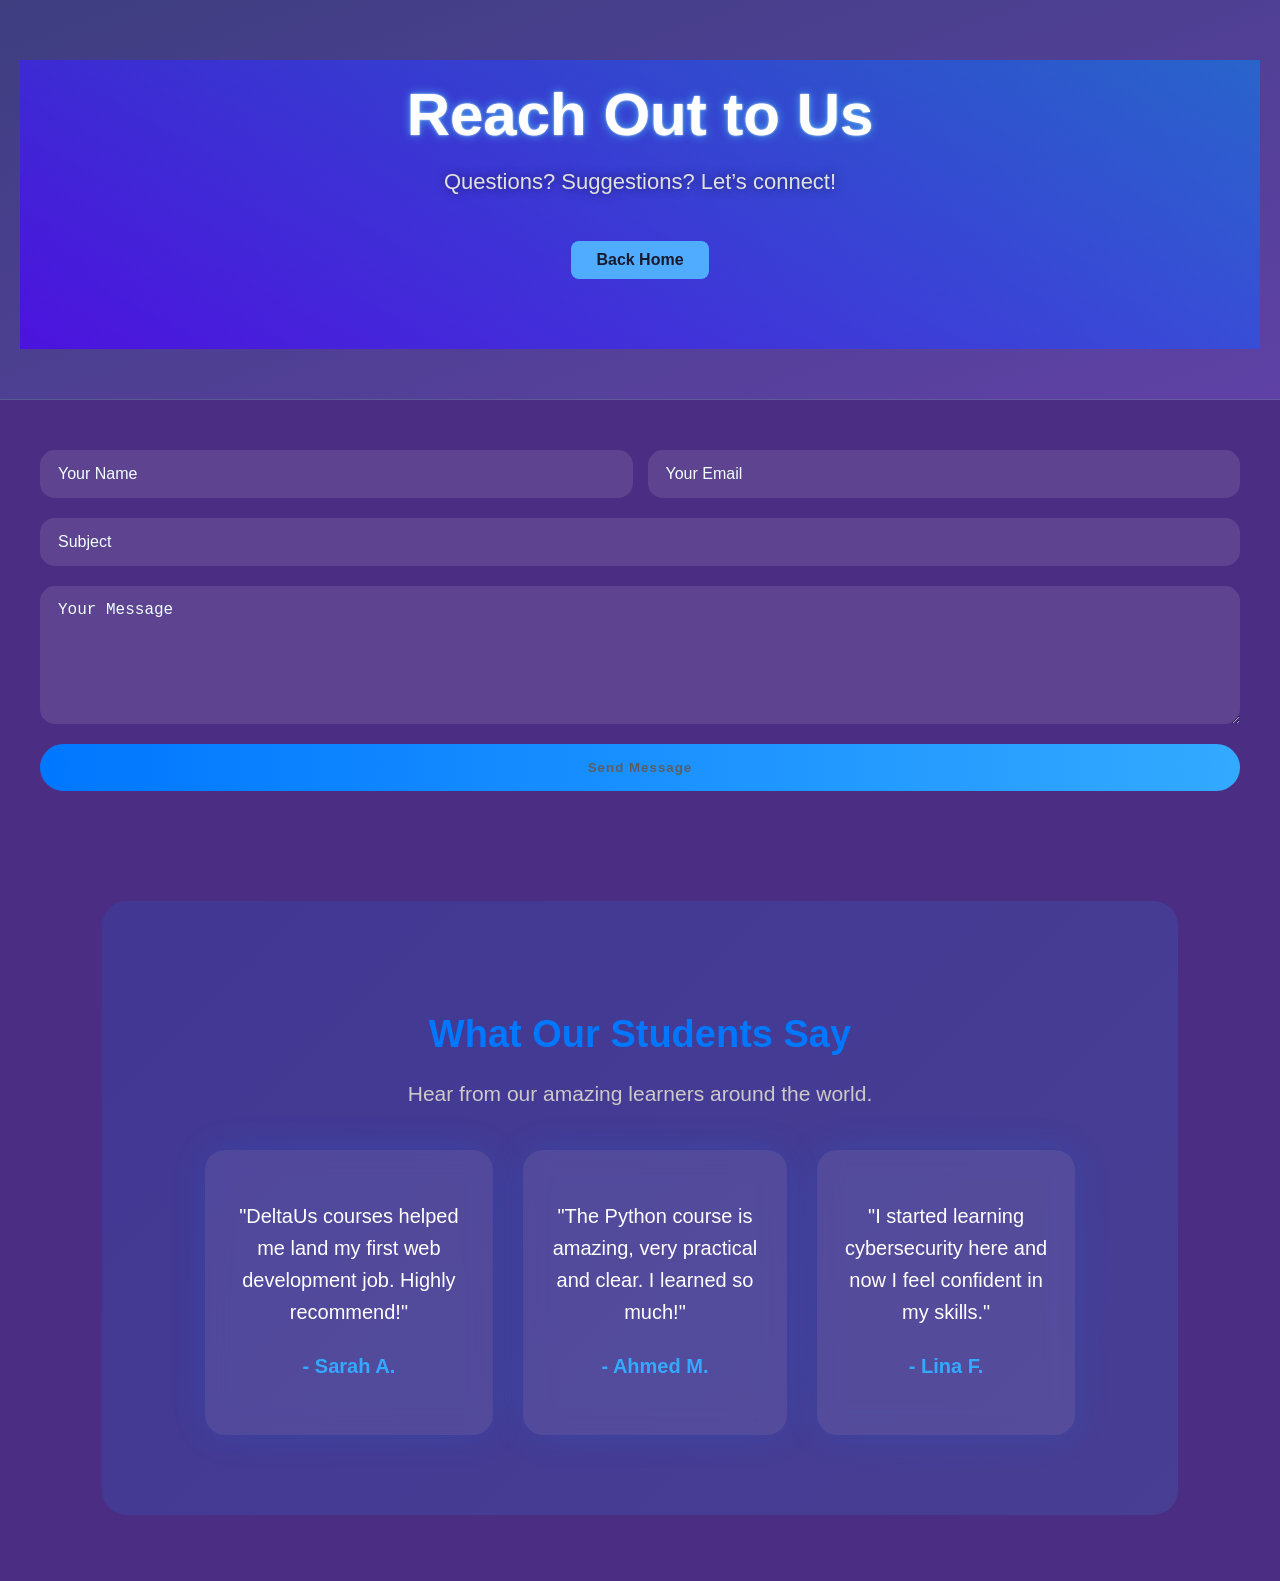
<file: contact.html>
<!DOCTYPE html>
<html lang="en">
 <head>
  <meta name="viewprt" content="width=device-width" />

  <title>DeltaUs</title>

  <link rel="stylesheet"  href="courses.css">
  <link rel="stylesheet" href="style.css">
  <link rel="stylesheet" href="instructors.css">
   <link rel="shortcut icon" href="images/slogan.png" type="image/x-icon" >
 </head>
 <body>
   <header>
    
 <section class="contact-hero">
  <h1>Reach Out to Us</h1>
  <p>Questions? Suggestions? Let’s connect!</p>
  <div class="back-home">
    <a href="index.html">Back Home</a>
  </div>
  <div class="waves"></div>

</section>
</header>

<section class="contact-container">
  <div class="contact-form">
    <form>

      <div class="input-row">
        <input type="text" placeholder="Your Name" required />
        <input type="email" placeholder="Your Email" required />
      </div>

      <input type="text" placeholder="Subject" />
      <textarea placeholder="Your Message" rows="6"></textarea>
      <button type="submit">Send Message</button>
    </form>
  </div>
</section>
<!-- &&&&&&&&&&&&&&&&& -->
 <section class="opinions">
  <h2>What Our Students Say</h2>
  <p>Hear from our amazing learners around the world.</p>

  <div class="opinions-container">
    <div class="opinions-card">
      <p>"DeltaUs courses helped me land my first web development job. Highly recommend!"</p>
      <h4>- Sarah A.</h4>
    </div>

    <div class="opinions-card">
      <p>"The Python course is amazing, very practical and clear. I learned so much!"</p>
      <h4>- Ahmed M.</h4>
    </div>

    <div class="opinions-card">
      <p>"I started learning cybersecurity here and now I feel confident in my skills."</p>
      <h4>- Lina F.</h4>
    </div>
  </div>
</section>



   </body>
   </html>
</file>
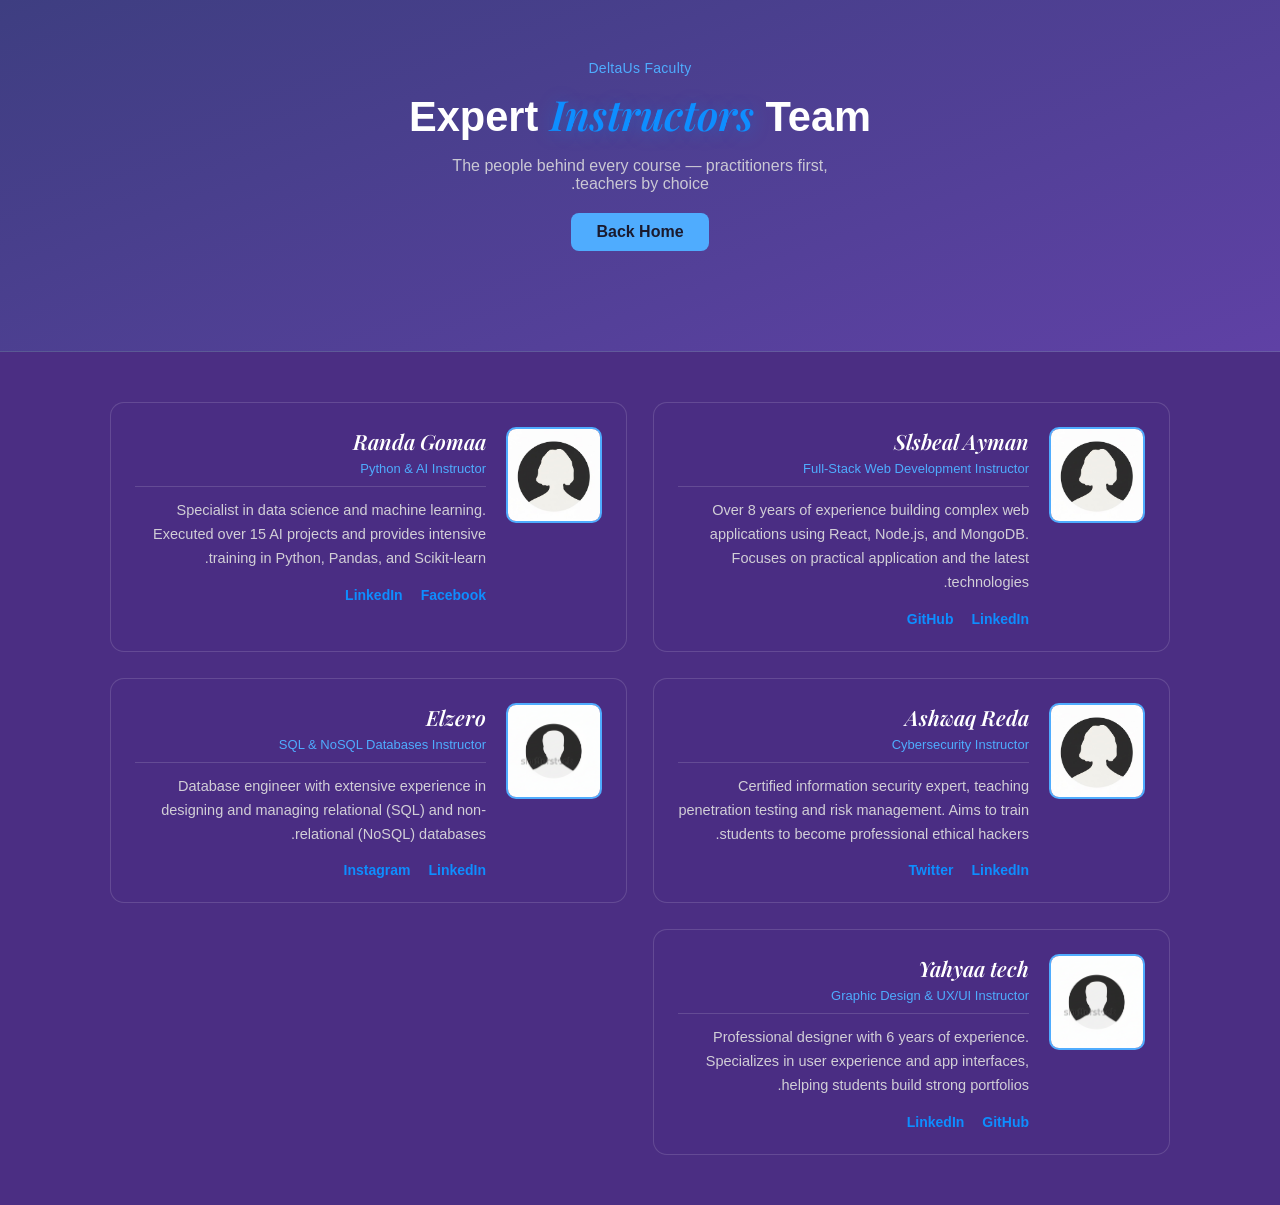
<file: instructors.html>
<!DOCTYPE html>
<html lang="ar" dir="rtl">
<head>
    <meta charset="UTF-8">
    <meta name="viewport" content="width=device-width, initial-scale=1.0">
    <link rel="preconnect" href="https://fonts.googleapis.com">
    <link rel="preconnect" href="https://fonts.gstatic.com" crossorigin>
    <link href="https://fonts.googleapis.com/css2?family=Georgia&family=Playfair+Display:ital,wght@0,600;1,500&display=swap" rel="stylesheet">
    <link rel="stylesheet" href="instructors.css">
     <link rel="shortcut icon" href="slogan.png" type="image/x-icon" >
    <title>DeltaUs</title>
</head>
<body>

    <header>
        <p class="eyebrow">DeltaUs Faculty</p>
        <h1>Expert <span class="textdesign">Instructors</span> Team</h1>
        <p class="header-sub">The people behind every course — practitioners first, teachers by choice.</p>
        <div class="back-home">
            <a href="index.html">Back Home</a>
        </div>
    </header>

    <main>

        <div class="instructor-container">

            <div class="card">
                <div class="card-photo">
                    <img src="unnamed.jpg" alt="Slsbeal Ayman">
                </div>
                <div class="card-body">
                    <div class="name">Slsbeal Ayman</div>
                    <div class="title">Full-Stack Web Development Instructor</div>
                    <p class="bio">Over 8 years of experience building complex web applications using React, Node.js, and MongoDB. Focuses on practical application and the latest technologies.</p>
                    <div class="links">
                        <a href="#">LinkedIn</a>
                        <a href="#">GitHub</a>
                    </div>
                </div>
            </div>

            <div class="card">
                <div class="card-photo">
                    <img src="unnamed.jpg" alt="Randa Gomaa">
                </div>
                <div class="card-body">
                    <div class="name">Randa Gomaa</div>
                    <div class="title">Python &amp; AI Instructor</div>
                    <p class="bio">Specialist in data science and machine learning. Executed over 15 AI projects and provides intensive training in Python, Pandas, and Scikit-learn.</p>
                    <div class="links">
                        <a href="#">Facebook</a>
                        <a href="#">LinkedIn</a>
                    </div>
                </div>
            </div>

            <div class="card">
                <div class="card-photo">
                    <img src="unnamed.jpg" alt="Ashwaq Reda">
                </div>
                <div class="card-body">
                    <div class="name">Ashwaq Reda</div>
                    <div class="title">Cybersecurity Instructor</div>
                    <p class="bio">Certified information security expert, teaching penetration testing and risk management. Aims to train students to become professional ethical hackers.</p>
                    <div class="links">
                        <a href="#">LinkedIn</a>
                        <a href="#">Twitter</a>
                    </div>
                </div>
            </div>

            <div class="card">
                <div class="card-photo">
                    <img src="Gemini_Generated_Image_bkkavdbkkavdbkka.png" alt="Mona Hassan">
                </div>
                <div class="card-body">
                    <div class="name">Elzero</div>
                    <div class="title">SQL &amp; NoSQL Databases Instructor</div>
                    <p class="bio">Database engineer with extensive experience in designing and managing relational (SQL) and non-relational (NoSQL) databases.</p>
                    <div class="links">
                        <a href="#">LinkedIn</a>
                        <a href="#">Instagram</a>
                    </div>
                </div>
            </div>

            <div class="card">
                <div class="card-photo">
                    <img src="Gemini_Generated_Image_bkkavdbkkavdbkka.png" alt="Sarah Gamal">
                </div>
                <div class="card-body">
                    <div class="name">Yahyaa tech</div>
                    <div class="title">Graphic Design &amp; UX/UI Instructor</div>
                    <p class="bio">Professional designer with 6 years of experience. Specializes in user experience and app interfaces, helping students build strong portfolios.</p>
                    <div class="links">
                        <a href="#">GitHub</a>
                        <a href="#">LinkedIn</a>
                    </div>
                </div>
            </div>

        </div>

        
    </main>
</body>
</html>
</file>
<file: courses.css>
/* ==================== Filters Section ==================== */
.filters {
  padding: 40px 8%;
  margin-top: 40px;
  display: flex;
  justify-content: center;
  gap: 20px;
  flex-wrap: wrap;
  background: rgba(255, 255, 255, 0.05);
  border: 1px solid rgba(255, 255, 255, 0.12);

  border-radius: 20px;
  animation: fadeIn 1s ease forwards;
  opacity: 0;
}
.filters input,
.filters select {
  padding: 14px 18px;
  width: 500px;
  background: rgba(255, 255, 255, 0.08);
  border: 1px solid rgba(255, 255, 255, 0.15);
  border-radius: 12px;
  color: #ccc;
  font-size: 20px;
  outline: none;
  transition: 0.3s;

}
.filters input::placeholder {
  color: #ccc;
}
.filters input:focus,
.filters select:focus,
.filters input:hover,
.filters select:hover {
  border-color: #1a8bff;
  box-shadow: 0 0 15px rgba(0, 136, 255, 0.35);
}
.filters select option {
  background: #12122a;
  color: #fff;
}



/* ==================== Triangle Marquee ==================== */
.triangle-marquee {
  padding: 10px 0 30px;
  overflow: hidden;
  display: flex;
  flex-direction: column;
  gap: 18px;
}

.marquee-row {
  overflow: hidden;
  width: 100%;
}

.marquee-track {
  display: flex;
  align-items: center;
  gap: 40px;
  width: max-content;
}

.tri {
  width: 0;
  height: 0;
  flex-shrink: 0;
  border-style: solid;
  border-width: 0 14px 24px 14px;
}

.tri-blue {
  border-color: transparent transparent #1a8bff transparent;
  filter: drop-shadow(0 0 6px rgba(0, 136, 255, 0.5));
}

.tri-purple {
  border-color: transparent transparent #7c5cff transparent;
  filter: drop-shadow(0 0 6px rgba(124, 92, 255, 0.5));
}

.marquee-right .marquee-track {
  animation: marqueeRight 22s linear infinite;
}

.marquee-left .marquee-track {
  animation: marqueeLeft 22s linear infinite;
}

@keyframes marqueeRight {
  from { transform: translateX(-50%); }
  to { transform: translateX(0%); }
}

@keyframes marqueeLeft {
  from { transform: translateX(0%); }
  to { transform: translateX(-50%); }
}

@media (prefers-reduced-motion: reduce) {
  .marquee-right .marquee-track,
  .marquee-left .marquee-track {
    animation: none;
  }
}

/* ==================== Courses Rows (auto-scrolling) ==================== */
.courses-row {
  padding: 30px 0;
  overflow: hidden;
}

.row-title {
  padding: 0 8%;
  font-size: 24px;
  color: #fff;
  margin-bottom: 22px;
}

.row-viewport {
  overflow: hidden;
  -webkit-mask-image: linear-gradient(90deg, transparent, #000 6%, #000 94%, transparent);
  mask-image: linear-gradient(90deg, transparent, #000 6%, #000 94%, transparent);
}

.row-track {
  display: flex;
  gap: 25px;
  width: max-content;
  padding: 0 25px;
}

.row-track-right {
  animation: trackRight 40s linear infinite;
}
.row-track-left {
  animation: trackLeft 34s linear infinite;
}

.row-track:hover {
  animation-play-state: paused;
}

@keyframes trackRight {
  from { transform: translateX(-50%); }
  to { transform: translateX(0%); }
}
@keyframes trackLeft {
  from { transform: translateX(0%); }
  to { transform: translateX(-50%); }
}

@media (prefers-reduced-motion: reduce) {
  .row-track-right,
  .row-track-left {
    animation: none;
  }
}

/* Cards inside rows need a fixed width instead of the grid's 1fr */
.courses-row .course-card {
  width: 260px;
  flex-shrink: 0;
}

/* ==================== Courses Section (legacy grid, kept for reference) ==================== */
.courses-container {
  display: grid;
  grid-template-columns: repeat(4, 1fr); /* 4 كروت في الصف */
  column-gap: 25px; /* مسافة صغيرة بين الكروت */
  row-gap: 45px; /* مسافة بين الصفوف */
  padding: 40px 8%;
}

/* الكارد الأساسي - مثلث */
.course-card {

  height: 230px;
  border-radius: 22px;
  overflow: hidden;
  cursor: pointer;
  position: relative;
  background: rgba(255, 255, 255, 0.05);



  border: 3px solid rgb(187, 187, 252);
  transition: clip-path 0.6s ease-in-out, transform 0.45s ease,
    filter 0.45s ease;
}

/* صورة الكارد */
.course-card img {
  width: 100%;
  height: 100%;
  object-fit:cover;

  transition: filter 0.6s ease, transform 0.6s ease;
}

/* نصوص الكارد مخفية أولًا */
.course-card h3,
.course-card p,
.course-card button {
  opacity: 0;

  transition: opacity 0.5s ease 0.01s, transform 0.5s ease 0.2s;
  color: #fff;
  z-index: 5;

  padding: 0 15px;
}

.course-card h3 {
  font-size: 20px;
  margin-top: -160px;
}
.course-card p {
  font-size: 14px;
  margin-top: 10px;
}
.course-card button {
  width:100%;
  margin-top: 15px;
  margin-bottom: 15px;
  padding: 8px 18px;
  background: rgba(255, 255, 255, 0.8);
  border: none;
  border-radius: 12px;
  color: #000;
  cursor: pointer;
}

/* مثلثات بالتبادل */
.course-card:nth-child(odd) {
  clip-path: polygon(50% 0%, 0% 100%, 100% 100%);
}
.course-card:nth-child(even) {
  clip-path: polygon(0% 0%, 100% 0%, 50% 100%);
}

/* Hover effect → مربع  */
.course-card:hover {
  clip-path: polygon(0 0, 0 100%, 100% 100%, 100% 0);
  transform: scale(1.06);

}
.course-card:hover img {
  filter: blur(3px) brightness(0.7);
  transform: scale(1.08);
}
.course-card:hover h3,
.course-card:hover p,
.course-card:hover button {
  opacity: 1;
  transform: translateY(0);
}

/* ==================== Last Box ==================== */
.end {
  text-align: center;
  padding: 80px 20px;
  background: linear-gradient(135deg, #2501c4, #2e0372);

  border-radius: 25px;
  margin: 60px 8%;

  transition: 0.3s;
}
.end h2 {
  font-size: 38px;
  margin-bottom: 15px;
}
.end p {
  font-size: 20px;
  margin-bottom: 25px;

}
.end-btn {
  text-decoration: none;
  background: #fff;
  color: #0077ff;
  padding: 15px 35px;
  border-radius: 30px;
  font-weight: 700;

  transition: 0.3s;
}
.end-btn:hover {
  cursor: pointer;
  background: #e9e7e7;

}



/* ==================== Animated Divider ==================== */
.divider {

  height: 4px;
  margin: 30px 0;
  background: linear-gradient(270deg,#4f4972, #ffffff, #4f4972);

  border-radius: 10px;

}




/* ==================== FadeIn Animation ==================== */
@keyframes fadeIn {
  from {
    opacity: 0;
    transform: translateY(20px);
  }
  to {
    opacity: 1;
    transform: translateY(0);
  }
}


.back-home a {

  padding: 10px 25px;
  background: #4facfe;
  color: #1a1a2e;
  text-decoration: none;
  border-radius: 8px;
  font-weight: bold;
  transition: background 0.3s;
}
.back-home a:hover {
  background: #00f2fe;
  width: 250px;
  transform: scale(1.1);
}

/* &&&&&&&&&&&&&&&&&&&&&&&&&&&&&&&&&*************************************************&&&&&&&&&&&&&& */
.contact-hero {
  text-align: center;
  padding: 20px 20px;
  background: linear-gradient(
    30deg,
    rgba(76, 0, 255, 0.7),
    rgba(0, 136, 255, 0.5)
  );
  overflow: hidden;
  color: #fff;
}

.contact-hero h1 {
  font-size: 60px;
  background: rgba(0, 0, 0, 0);
  font-weight: 800;
  color: white;
  text-shadow: 0 0 2px #e4eefa, 0 0 10px #47a8ee;
}

.contact-hero p {
  font-size: 22px;
  margin-top: 15px;
  text-shadow: 0 0 10px rgba(0, 0, 0, 0.5);
}

.contact-form form {
  padding: 50px 40px;
  border-radius: 25px;
  display: flex;
  flex-direction: column;
  gap: 20px;
  transition: transform 0.3s ease;
}

/* Form Title */
.contact-form h2 {
  font-size: 28px;
  color: #fff;
  margin-bottom: 5px;
  font-weight: 700;
  text-align: center;
  text-shadow: 0 0 10px #0077ff;
}

.contact-form p {
  font-size: 16px;
  color: #ccc;
  text-align: center;
  margin-bottom: 20px;
}

.input-row {
  display: flex;
  gap: 15px;
  flex-wrap: wrap;
}

.input-row input {
  flex: 1;
}

.contact-form input,
.contact-form textarea {
  padding: 15px 18px;
  border-radius: 15px;
  border: none;
  outline: none;
  background: rgba(255, 255, 255, 0.1);
  color: #ffffff;
  font-size: 16px;
  transition: 0.3s;
}

.contact-form input::placeholder,
.contact-form textarea::placeholder {
  color: azure;
  font-weight: 500;
}

/* Focus effect */
.contact-form input:focus,
.contact-form textarea:focus {
  border: 1px solid #1aa7ff;
  box-shadow: 0 0 20px rgba(0, 136, 255, 0.45);
}

/* Button */
.contact-form button {
  padding: 16px;
  border: none;
  border-radius: 30px;
  font-weight: 700;
  background: linear-gradient(90deg, #0077ff, #33aaff);
  color: rgb(94, 94, 94);
  cursor: pointer;
  transition: 0.35s;
  letter-spacing: 1px;
}

.contact-form button:hover {
  transform: translateY(-3px) scale(1.02);
  box-shadow: 0 0 45px rgba(0, 136, 255, 0.7);
  color: black;
}
/* &&&&&&&&&&&&&&&&&& */

.opinions {
  text-align: center;
  padding: 80px 8%;
  background: linear-gradient(135deg, #0077ff22, #33aaff22);
  border-radius: 25px;
  margin: 60px 8%;
}

.opinions h2 {
  font-size: 38px;
  color: #0077ff;
  margin-bottom: 10px;
}

.opinions p {
  font-size: 21px;
  color: #cdc9c9;
  margin-bottom: 40px;
}

/* Cards container */
.opinions-container {
  display: flex;
  justify-content: center;
  gap: 30px;
}

.opinions-card {
  background: rgba(255, 255, 255, 0.08);
  backdrop-filter: blur(12px);
  padding: 30px 25px;
  border-radius: 20px;
  max-width: 300px;
  box-shadow: 0 0 35px rgba(0, 136, 255, 0.15);
  transition: 0.3s;
}

.opinions-card:hover {
  transform: translateY(-6px) scale(1.02);
  box-shadow: 0 0 55px rgba(0, 136, 255, 0.35);
}

.opinions-card p {
  font-size: 20px;
  color: #fff;
  line-height: 1.6;
  margin-bottom: 15px;
}

.opinions-card h4 {
  color: #33aaff;
  font-weight: 600;
  font-size: 20px;
}

.back-home {
  text-align: center;
  padding: 30px;
}

.back-home a {
  display: inline-block;
  padding: 10px 25px;
  background: #4facfe;
  color: #1a1a2e;
  text-decoration: none;
  border-radius: 8px;
  font-weight: bold;
  transition: background 0.3s;
}

.back-home a:hover {
  background: #00f2fe;
  width: 250px;
  transform: scale(1.1);
}


/* ==================== Course Details Modal ==================== */
.modal-overlay {
  display: none;
  position: fixed;
  inset: 0;
  background: rgba(5, 5, 15, 0.75);
  backdrop-filter: blur(6px);
  z-index: 1000;
  align-items: center;
  justify-content: center;
  padding: 20px;
}

.modal-overlay.active {
  display: flex;
}

.modal-box {
  position: relative;
  width: 100%;
  max-width: 480px;
  background: #16162e;
  border: 1px solid rgba(255, 255, 255, 0.12);
  border-radius: 22px;
  padding: 40px 35px;
  box-shadow: 0 0 60px rgba(0, 136, 255, 0.25);
  animation: fadeIn 0.35s ease forwards;
}

.modal-close {
  position: absolute;
  top: 14px;
  right: 18px;
  background: none;
  border: none;
  color: #ccc;
  font-size: 28px;
  line-height: 1;
  cursor: pointer;
  transition: color 0.25s ease;
}
.modal-close:hover {
  color: #1a8bff;
}

.modal-box h3 {
  font-size: 26px;
  color: #fff;
  margin-bottom: 12px;
  text-shadow: 0 0 10px #0077ff;
}

.modal-desc {
  font-size: 15px;
  color: #ccc;
  line-height: 1.7;
  margin-bottom: 25px;
}

.modal-meta {
  display: flex;
  flex-wrap: wrap;
  gap: 18px;
  margin-bottom: 30px;
}

.modal-meta-item {
  display: flex;
  flex-direction: column;
  gap: 4px;
  background: rgba(255, 255, 255, 0.06);
  border: 1px solid rgba(255, 255, 255, 0.1);
  border-radius: 12px;
  padding: 10px 16px;
  flex: 1;
  min-width: 120px;
}

.modal-meta-label {
  font-size: 12px;
  color: #8a93a6;
}

.modal-meta-item span:last-child {
  color: #fff;
  font-weight: 600;
  font-size: 15px;
}

.modal-enroll {
  display: block;
  text-align: center;
  width: 100%;
  box-sizing: border-box;
}

@media (max-width: 500px) {
  .filters input,
  .filters select {
    width: 100%;
  }
  .courses-container {
    grid-template-columns: repeat(2, 1fr);
  }
}
</file>
<file: style.css>
.top-border {
  height: 15px;
  background: #4b2e83;
}

.navbar {
  padding: 0px 30px;
  display: flex;
  align-items: center;
  justify-content: space-between;
  direction: ltr;
  border: 2px solid #4b2e83;
  border-radius: 95px 0px;
  background-color: aliceblue;
}

/* اللوجو */
img {
  height: 300px;
  object-fit: contain;
  cursor: pointer;
}

/* check hide*/
#menu-toggle {
  display: none;
}

/* ham shape */
.hamburger {
  width: 37px;
  height: 32px;
  display: flex;
  flex-direction: column;
  justify-content: space-between;
  cursor: pointer;
}

.hamburger span {
  height: 4px;
  background: #4b2e83;
  border-radius: 20px;
}

/* menu showed */
.nav-links {
  list-style: none;
  position: absolute;
  top: 70px;
  right: 75px;
  background: #4b2e83;
  width: 180px;
  display: none; /* hiding  while not using */
  flex-direction: column;
  gap: 10px;
  padding: 20px;
  border-radius: 8px;
}

.nav-links li a {
  color: white;
  text-decoration: none;
  font-family: sans-serif;
  font-size: 25px;
}

#menu-toggle:checked ~ .nav-links {
  display: flex;
}
body {
  margin: 0%;
  background-color: #4b2e83;
}
.slider {
  width: 100%;
  height: 450px;
  overflow: hidden;
}

.slides {
  display: flex;
  width: 300%;
  height: 100%;
  animation: slide 9s ease infinite;
}

.slide {
  width: 33.33%;
  display: flex;
  align-items: center;
  justify-content: center;
  font-size: 3rem;
  color: white;
}

.slide:nth-child(1) {
  background: #2f45a6;
}
.slide:nth-child(2) {
  background: #61136a;
}
.slide:nth-child(3) {
  background: #154671;
}

@keyframes slide {
  0% {
    transform: translateX(0);
  }
  33% {
    transform: translateX(-33.33%);
  }
  66% {
    transform: translateX(-66.66%);
  }
  100% {
    transform: translateX(0);
  }
}
.slide img {
  width: 100%;
  height: 97%;
}
.social-icons {
  direction: rtl;
  position: fixed;
  right: 20px;
  top: 50%;
  transform: translateY(-50%);
}

.icon {
  display: flex;
  align-items: center;
  width: 60px;
  height: 60px;
  margin: 15px 0;
  background: white;
  border-radius: 50%;
  overflow: hidden;
  transition: width 0.3s ease;
  text-decoration: none;
  box-shadow: 0 2px 10px rgba(0, 0, 0, 0.2);
}

.icon img {
  width: 55px;
  height: 50px;
  margin: 2px;
}

.icon span {
  opacity: 0;
  width: 0;
  white-space: nowrap;
  transition: all 0.3s;
  color: #0088cc;
  font-weight: bold;
  overflow: hidden;
}

.icon:hover,
.icon:hover span {
  opacity: 1;
  width: auto;
  margin-left: 10px;
  border-radius: 30px;
}

/*cards*/

.hero {
  text-align: center;
  padding: 7rem 2rem;
  background: linear-gradient(
    135deg,
    rgba(102, 43, 156, 0.3),
    rgba(0, 191, 255, 0.3)
  );
}

.hero h1 {
  font-size: 3rem;
  color: #4facfe;
}

.hero p {
  font-size: 1.3rem;
  color: #a8dadc;
}

.container {
  max-width: 1200px;
  margin: 0 auto;
  padding: 2rem;
}

.section-card {
  background: rgba(255, 255, 255, 0.05);
  border: 1px solid rgba(255, 255, 255, 0.1);
  border-radius: 20px;
  padding: 2rem;
  margin-bottom: 5rem;
  display: flex;
  gap: 2rem;
}

.section-card.reverse {
  flex-direction: row-reverse;
}

.section-content {
  flex: 1;
}

.section-image {
  flex: 1;
  min-width: 300px;
}

h2 {
  font-size: 2rem;
  color: #4facfe;
  margin-bottom: 1rem;
}

h3 {
  font-size: 1.3rem;
  color: #4facfe;
  margin: 0.5rem 0;
}

p {
  color: #e0e0e0;
  line-height: 1.6;
}

.info-box {
  background: rgba(79, 172, 254, 0.1);
  border: 1px solid rgba(79, 172, 254, 0.3);
  border-radius: 10px;
  padding: 1.5rem;
  margin: 1rem;
}

.icon {
  font-size: 2rem;
  margin-right: 1rem;
}

.achv-box {
  background: rgba(79, 172, 254, 0.1);
  border: 1px solid rgba(79, 172, 254, 0.3);
  border-radius: 10px;
  padding: 1.5rem;
  margin: 1rem 0;
  text-align: center;
}

.number {
  font-size: 2.5rem;
  color: #4facfe;
  font-weight: bold;
}

.textdesign {
  font-size: larger;
  font-style: italic;
  font-weight: bold;
  font-family: georgia, serif;
  text-shadow: 2px 2px rgba(255, 255, 255, 0.5);
}
#slogan {
  background: rgb(246, 246, 246);

  box-shadow: 0 0 30px 20px #4b2e83 inset;
}
/*footer*/
footer {
  background: #1a1a2e;
  color: white;
  padding: 3rem 2rem 1rem;
}

.footer-container {
  display: flex;
  justify-content: space-between;
  max-width: 1200px;
  margin: 0 auto;
  gap: 2rem;
  flex-wrap: wrap;
}

.footer-column {
  flex: 1;
  min-width: 200px;
}

.footer-column h3 {
  color: #4facfe;
  margin-bottom: 1rem;
}

.footer-column ul {
  list-style: none;
  padding: 0;
}

.footer-column ul li {
  margin: 0.5rem 0;
}

.footer-column a {
  color: white;
  text-decoration: none;
  transition: color 0.3s;
}

.footer-column a:hover {
  color: #4facfe;
}

.footer-social {
  text-align: center;
  margin: 2rem 0;
  padding-top: 2rem;
  border-top: 1px solid #333;
}

.footer-social a {
  color: white;
  margin: 0 1rem;
  text-decoration: none;
  transition: color 0.3s;
}

.footer-social a:hover {
  color: #4facfe;
}

.footer-bottom {
  text-align: center;
  padding-top: 1rem;
  border-top: 1px solid #333;
  color: #888;
}
</file>
<file: instructors.css>
:root {
    --deep-purple: #4b2e83;
    --panel-purple: rgba(75, 46, 131, 0.55);
    --panel-purple-hover: rgba(75, 46, 131, 0.8);
    --line: rgba(255, 255, 255, 0.14);
    --blue: #0e8eff;
    --blue-soft: #4facfe;
    --ink: #e0e0e0;
    --ink-strong: #ffffff;
}

* {
    box-sizing: border-box;
}

body {
    font-family: "Tahoma", sans-serif;
    margin: 0;
    background-color: var(--deep-purple);
    color: var(--ink);
}

/* ==================== Header ==================== */
header {
    text-align: center;
    padding: 60px 20px 50px;
    background: linear-gradient(160deg, #3e3e81 0%, #5f41a5 100%);
    border-bottom: 1px solid var(--line);
}

.eyebrow {
    margin: 0 0 10px;
    font-size: 14px;
    color: var(--blue-soft);
    letter-spacing: 0.02em;
}

h1 {
    margin: 0;
    font-size: 2.6rem;
    color: var(--ink-strong);
    font-weight: 600;
}

.textdesign {
    font-family: "Playfair Display", Georgia, serif;
    font-style: italic;
    font-weight: 600;
    color: var(--blue);
    text-shadow: 0 2px 18px rgba(14, 142, 255, 0.35);
}

.header-sub {
    max-width: 46ch;
    margin: 16px auto 0;
    color: var(--ink);
    font-size: 16px;
    opacity: 0.85;
}

/* ==================== Instructor grid ==================== */
.instructor-container {
    max-width: 1100px;
    margin: auto;
    display: grid;
    grid-template-columns: repeat(auto-fit, minmax(420px, 1fr));
    gap: 26px;
    padding: 50px 20px;
}

/* ==================== Card: editorial ID-badge layout ==================== */
.card {
    display: flex;
    gap: 20px;
    align-items: flex-start;
    background: var(--panel-purple);
    padding: 24px;
    border-radius: 14px;
    border: 1px solid var(--line);
    text-align: right;
    transition: background 0.35s ease, transform 0.35s ease, border-color 0.35s ease;
}

.card:hover {
    background: var(--panel-purple-hover);
    transform: translateY(-4px);
    border-color: var(--blue-soft);
}

.card-photo {
    flex-shrink: 0;
    width: 96px;
    height: 96px;
    border-radius: 10px;
    overflow: hidden;
    border: 2px solid var(--blue-soft);
    position: relative;
}

.card-photo img {
    width: 100%;
    height: 100%;
    object-fit: cover;
    display: block;
}

.card-body {
    flex: 1;
    min-width: 0;
}

.name {
    font-family: "Playfair Display", Georgia, serif;
    font-style: italic;
    font-size: 21px;
    font-weight: 600;
    color: var(--ink-strong);
    margin-bottom: 4px;
}

.title {
    display: inline-block;
    font-size: 13px;
    color: var(--blue-soft);
    padding-bottom: 10px;
    margin-bottom: 12px;
    border-bottom: 1px solid var(--line);
    width: 100%;
}

.bio {
    font-size: 14.5px;
    color: var(--ink);
    line-height: 1.65;
    margin: 0 0 16px;
    opacity: 0.9;
}

.links {
    display: flex;
    gap: 18px;
}

.links a {
    text-decoration: none;
    font-size: 14px;
    font-weight: 600;
    color: var(--blue);
    transition: color 0.25s ease;
}

.links a:hover {
    color: var(--ink-strong);
    text-decoration: underline;
}

/* ==================== Back home ==================== */
.back-home {
    text-align: center;
    padding: 20px 30px 50px;
}

.back-home a {
    display: inline-block;
    padding: 10px 25px;
    background: var(--blue-soft);
    color: #1a1a2e;
    text-decoration: none;
    border-radius: 8px;
    font-weight: bold;
    transition: background 0.3s, transform 0.3s;
}

.back-home a:hover {
    background: #00f2fe;
    transform: scale(1.05);
}

/* ==================== Responsive ==================== */
@media (max-width: 520px) {
    .instructor-container {
        grid-template-columns: 1fr;
        padding: 40px 16px;
    }
    .card {
        flex-direction: column;
        align-items: center;
        text-align: center;
    }
    .title {
        text-align: center;
    }
    .links {
        justify-content: center;
    }
    h1 {
        font-size: 2rem;
    }
}

@media (prefers-reduced-motion: reduce) {
    .card {
        transition: none;
    }
}
</file>
